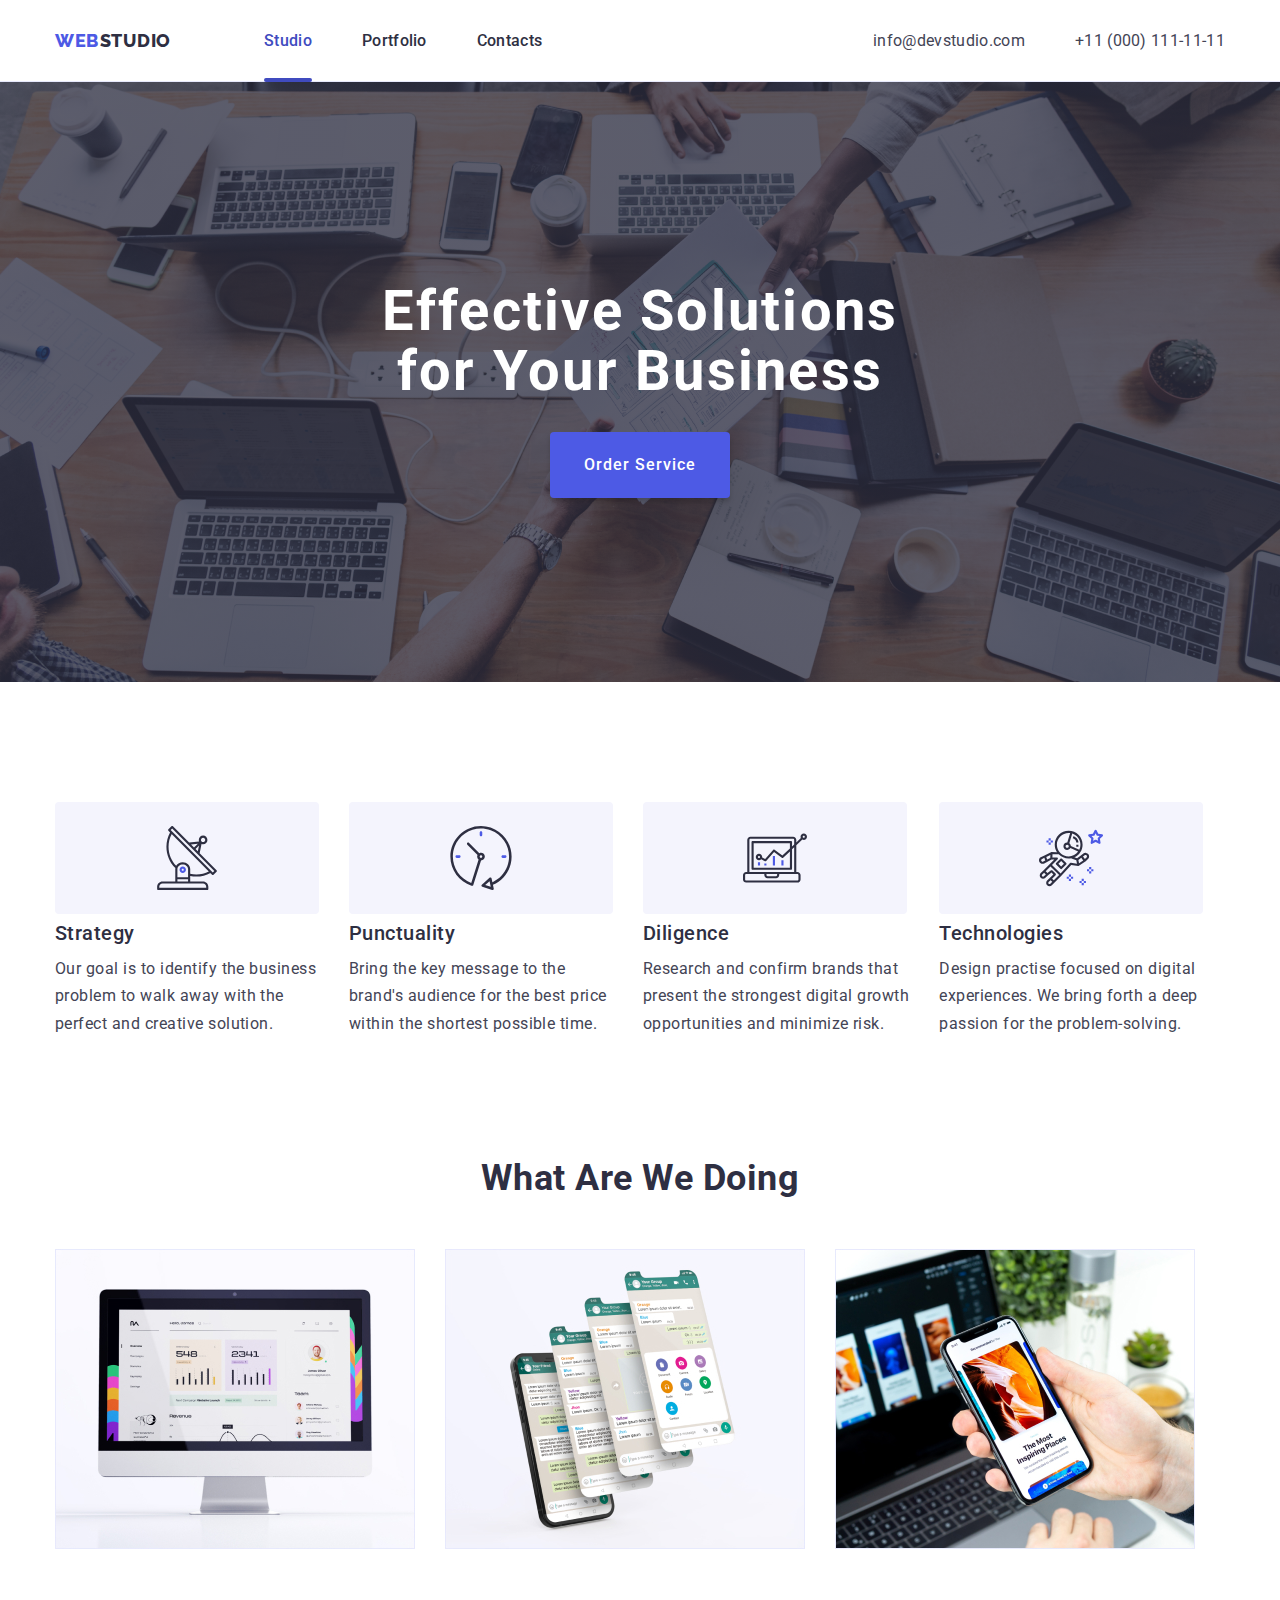
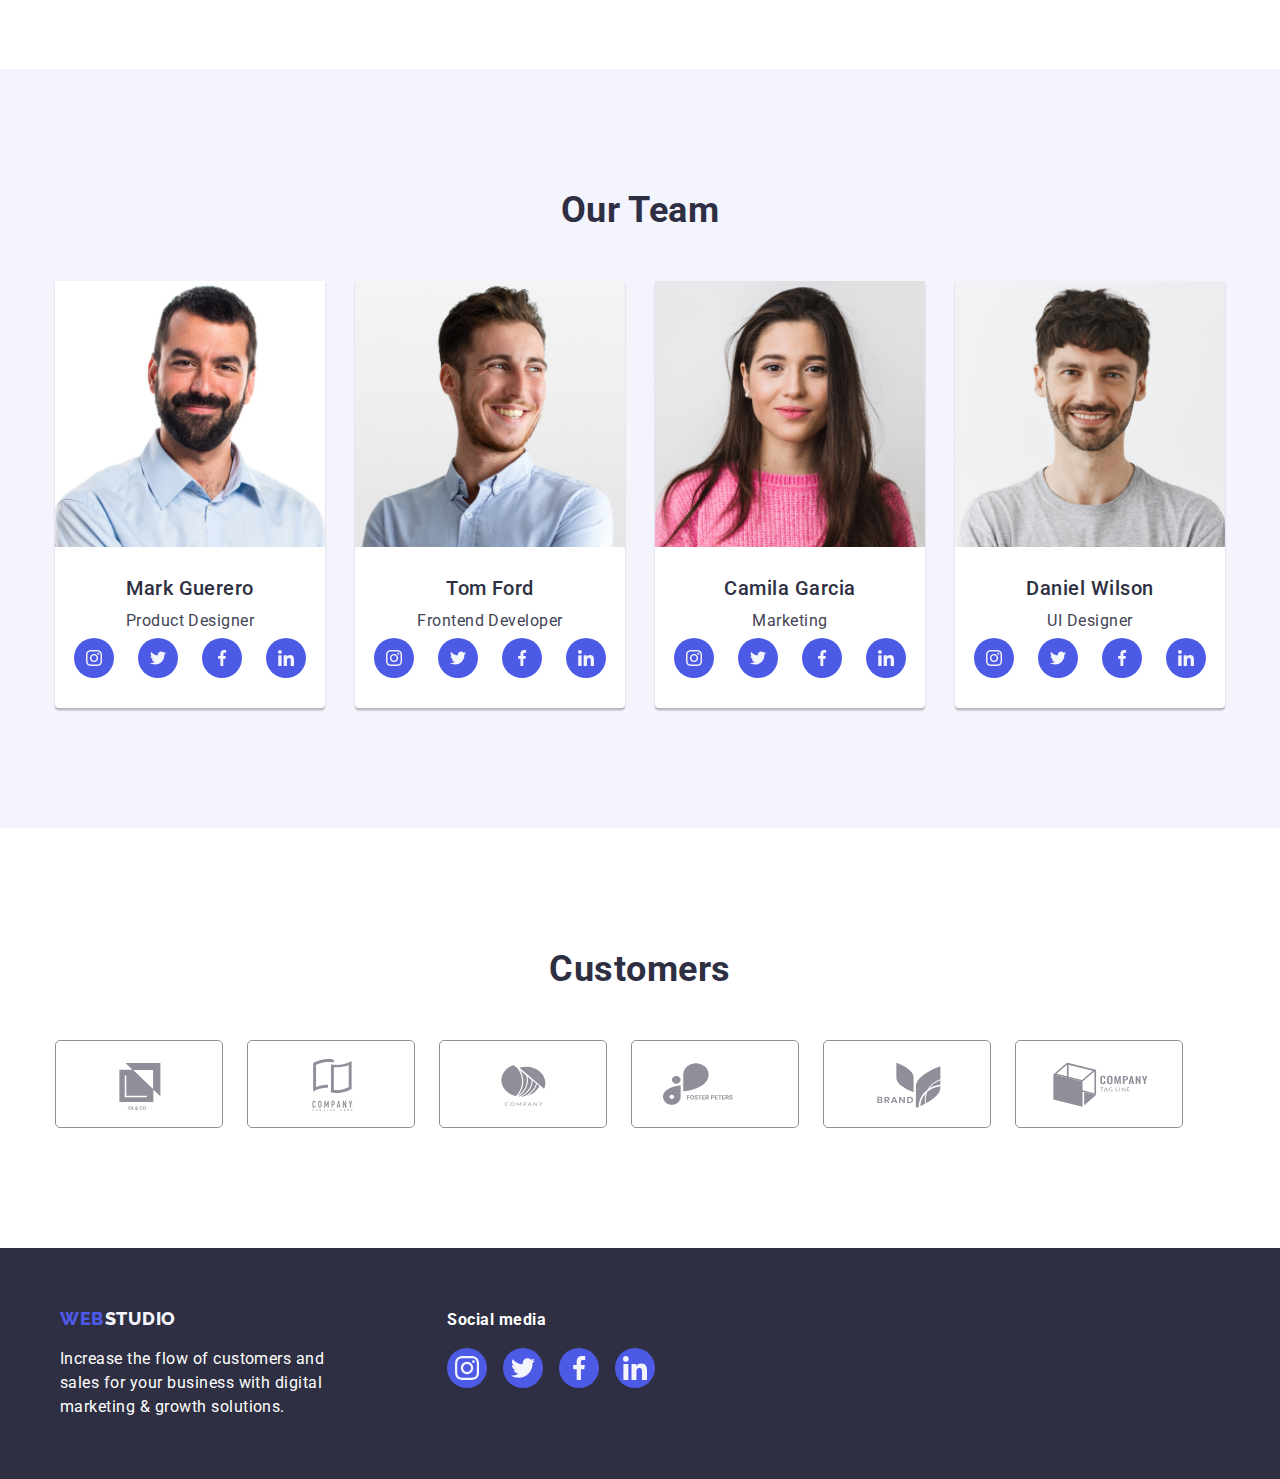
<file: index.html>
<!DOCTYPE html>
<html lang="en">
  <head>
    <meta charset="UTF-8" />
    <meta http-equiv="X-UA-Compatible" content="IE=edge" />
    <meta name="viewport" content="width=device-width, initial-scale=1.0" />
    <title>Studio</title>
    <link
      rel="stylesheet"
      href="https://cdnjs.cloudflare.com/ajax/libs/modern-normalize/2.0.0/modern-normalize.min.css"
    />
    <link rel="icon" type="image/x-icon" href="./images/favicon.png" />
    <link rel="stylesheet" href="./css/styles.css" />
    <link rel="preconnect" href="https://fonts.googleapis.com" />
    <link rel="preconnect" href="https://fonts.gstatic.com" crossorigin />
    <link
      href="https://fonts.googleapis.com/css2?family=Raleway:wght@800&family=Roboto:wght@400;500;700;900&display=swap"
      rel="stylesheet"
    />
  </head>

  <body>
    <!--This is the header-->
    <header class="page-header">
      <div class="container menu">
        <!--The navigation menu-->
        <nav class="navigation">
          <!--Page Logo-->
          <a class="logo-link" href="./index.html">
            <span class="logo">WEB</span>
            <span class="studio">STUDIO</span>
          </a>
          <ul class="nav-menu list">
            <li class="item">
              <a href="./index.html" class="page current link">Studio</a>
            </li>
            <li class="item">
              <a href="portfolio.html" class="page link">Portfolio</a>
            </li>
            <li class="item">
              <a href="./index.html" class="page link">Contacts</a>
            </li>
          </ul>
        </nav>

        <!--Inserting unordered list with hyperlink (mail and tel)-->
        <ul class="contacts-menu list">
          <li class="item">
            <a href="mailto:info@devstudio.com" class="contact link"
              >info@devstudio.com</a
            >
          </li>
          <li class="item">
            <a href="tel:+110001111111" class="contact link"
              >+11 (000) 111-11-11</a
            >
          </li>
        </ul>
      </div>
    </header>

    <!--This is the Main-->
    <main>
      <!--This is Section 1-->
      <section class="hero">
        <div class="container">
          <h1 class="hero-title">Effective Solutions<br />for Your Business</h1>
          <button type="button" class="button primary" data-modal-open="">
            Order Service
          </button>
        </div>
      </section>

      <!--This is Section 2-->
      <section class="section">
        <div class="container">
          <ul class="benefits list">
            <li class="item">
              <div class="icon">
                <svg class="benefits-svg-icon" width="64" height="64">
                  <use href="./images/icons.svg#antenna"></use>
                </svg>
              </div>
              <h3 class="title">Strategy</h3>
              <p class="description">
                Our goal is to identify the business<br />problem to walk away
                with the<br />perfect and creative solution.
              </p>
            </li>
            <li class="item">
              <div class="icon">
                <svg class="benefits-svg-icon" width="64" height="64">
                  <use href="./images/icons.svg#clock"></use>
                </svg>
              </div>
              <h3 class="title">Punctuality</h3>
              <p class="description">
                Bring the key message to the<br />brand's audience for the best
                price<br />within the shortest possible time.
              </p>
            </li>
            <li class="item">
              <div class="icon">
                <svg class="benefits-svg-icon" width="64" height="64">
                  <use href="./images/icons.svg#diagram"></use>
                </svg>
              </div>
              <h3 class="title">Diligence</h3>
              <p class="description">
                Research and confirm brands that<br />present the strongest
                digital growth<br />opportunities and minimize risk.
              </p>
            </li>
            <li class="item">
              <div class="icon">
                <svg class="benefits-svg-icon" width="64" height="64">
                  <use href="./images/icons.svg#astronaut"></use>
                </svg>
              </div>
              <h3 class="title">Technologies</h3>
              <p class="description">
                Design practise focused on digital<br />experiences. We bring
                forth a deep<br />passion for the problem-solving.
              </p>
            </li>
          </ul>
        </div>
      </section>

      <!--This is Section 3-->
      <section class="section no-top-padding">
        <div class="container">
          <h2 class="section-title">What Are We Doing</h2>

          <!--Inserting images-->
          <ul class="what-we-do list">
            <li class="item">
              <img
                src="./images/img1.jpg"
                alt="monitor"
                width="360"
                height="300"
              />
            </li>
            <li class="item">
              <img
                src="./images/img2.jpg"
                alt="mobile"
                width="360"
                height="300"
              />
            </li>
            <li class="item">
              <img
                src="./images/img3.jpg"
                alt="monitor and moble"
                width="360"
                height="300"
              />
            </li>
          </ul>
        </div>
      </section>

      <!--This is Section 4-->
      <section class="section bg-team">
        <div class="container">
          <h2 class="section-title">Our Team</h2>

          <!--Inserting images-->
          <ul class="team list">
            <li class="item">
              <img
                src="./images/mark.jpg"
                alt="Mark Guerero"
                width="270"
                height="260"
              />
              <h3 class="name">Mark Guerero</h3>
              <p class="position">Product Designer</p>
              <ul class="social-team list">
                <li class="icon-item">
                  <a
                    class="link"
                    href="https://instagram.com"
                    target="_blank"
                    rel="noopener nereferrer"
                    aria-label="Link to Instagram"
                  >
                    <svg class="team-social-svg" width="16" height="16">
                      <use href="./images/icons.svg#instagram"></use>
                    </svg>
                  </a>
                </li>
                <li class="icon-item">
                  <a
                    class="link"
                    href="https://twitter.com"
                    target="_blank"
                    rel="noopener nereferrer"
                    aria-label="Link to Instagram"
                  >
                    <svg class="team-social-svg" width="16" height="16">
                      <use href="./images/icons.svg#twitter"></use>
                    </svg>
                  </a>
                </li>
                <li class="icon-item">
                  <a
                    class="link"
                    href="https://facebook.com"
                    target="_blank"
                    rel="noopener nereferrer"
                    aria-label="Link to Instagram"
                  >
                    <svg class="team-social-svg" width="16" height="16">
                      <use href="./images/icons.svg#facebook"></use>
                    </svg>
                  </a>
                </li>
                <li class="icon-item">
                  <a
                    class="link"
                    href="https://linkedin.com"
                    target="_blank"
                    rel="noopener nereferrer"
                    aria-label="Link to Instagram"
                  >
                    <svg class="team-social-svg" width="16" height="16">
                      <use href="./images/icons.svg#linkedin"></use>
                    </svg>
                  </a>
                </li>
              </ul>
            </li>
            <li class="item">
              <img
                src="./images/tom.jpg"
                alt="Tom Ford"
                width="270"
                height="260"
              />
              <h3 class="name">Tom Ford</h3>
              <p class="position">Frontend Developer</p>
              <ul class="social-team list">
                <li class="icon-item">
                  <a
                    class="link"
                    href="https://instagram.com"
                    target="_blank"
                    rel="noopener nereferrer"
                    aria-label="Link to Instagram"
                  >
                    <svg class="team-social-svg" width="16" height="16">
                      <use href="./images/icons.svg#instagram"></use>
                    </svg>
                  </a>
                </li>
                <li class="icon-item">
                  <a
                    class="link"
                    href="https://twitter.com"
                    target="_blank"
                    rel="noopener nereferrer"
                    aria-label="Link to Instagram"
                  >
                    <svg class="team-social-svg" width="16" height="16">
                      <use href="./images/icons.svg#twitter"></use>
                    </svg>
                  </a>
                </li>
                <li class="icon-item">
                  <a
                    class="link"
                    href="https://facebook.com"
                    target="_blank"
                    rel="noopener nereferrer"
                    aria-label="Link to Instagram"
                  >
                    <svg class="team-social-svg" width="16" height="16">
                      <use href="./images/icons.svg#facebook"></use>
                    </svg>
                  </a>
                </li>
                <li class="icon-item">
                  <a
                    class="link"
                    href="https://linkedin.com"
                    target="_blank"
                    rel="noopener nereferrer"
                    aria-label="Link to Instagram"
                  >
                    <svg class="team-social-svg" width="16" height="16">
                      <use href="./images/icons.svg#linkedin"></use>
                    </svg>
                  </a>
                </li>
              </ul>
            </li>
            <li class="item">
              <img
                src="./images/camila.jpg"
                alt="Camila Garcia"
                width="270"
                height="260"
              />
              <h3 class="name">Camila Garcia</h3>
              <p class="position">Marketing</p>
              <ul class="social-team list">
                <li class="icon-item">
                  <a
                    class="link"
                    href="https://instagram.com"
                    target="_blank"
                    rel="noopener nereferrer"
                    aria-label="Link to Instagram"
                  >
                    <svg class="team-social-svg" width="16" height="16">
                      <use href="./images/icons.svg#instagram"></use>
                    </svg>
                  </a>
                </li>
                <li class="icon-item">
                  <a
                    class="link"
                    href="https://twitter.com"
                    target="_blank"
                    rel="noopener nereferrer"
                    aria-label="Link to Instagram"
                  >
                    <svg class="team-social-svg" width="16" height="16">
                      <use href="./images/icons.svg#twitter"></use>
                    </svg>
                  </a>
                </li>
                <li class="icon-item">
                  <a
                    class="link"
                    href="https://facebook.com"
                    target="_blank"
                    rel="noopener nereferrer"
                    aria-label="Link to Instagram"
                  >
                    <svg class="team-social-svg" width="16" height="16">
                      <use href="./images/icons.svg#facebook"></use>
                    </svg>
                  </a>
                </li>
                <li class="icon-item">
                  <a
                    class="link"
                    href="https://linkedin.com"
                    target="_blank"
                    rel="noopener nereferrer"
                    aria-label="Link to Instagram"
                  >
                    <svg class="team-social-svg" width="16" height="16">
                      <use href="./images/icons.svg#linkedin"></use>
                    </svg>
                  </a>
                </li>
              </ul>
            </li>
            <li class="item">
              <img
                src="./images/daniel.jpg"
                alt="Daniel Wilson"
                width="270"
                height="260"
              />
              <h3 class="name">Daniel Wilson</h3>
              <p class="position">UI Designer</p>
              <ul class="social-team list">
                <li class="icon-item">
                  <a
                    class="link"
                    href="https://instagram.com"
                    target="_blank"
                    rel="noopener nereferrer"
                    aria-label="Link to Instagram"
                  >
                    <svg class="team-social-svg" width="16" height="16">
                      <use href="./images/icons.svg#instagram"></use>
                    </svg>
                  </a>
                </li>
                <li class="icon-item">
                  <a
                    class="link"
                    href="https://twitter.com"
                    target="_blank"
                    rel="noopener nereferrer"
                    aria-label="Link to Twitter"
                  >
                    <svg class="team-social-svg" width="16" height="16">
                      <use href="./images/icons.svg#twitter"></use>
                    </svg>
                  </a>
                </li>
                <li class="icon-item">
                  <a
                    class="link"
                    href="https://facebook.com"
                    target="_blank"
                    rel="noopener nereferrer"
                    aria-label="Link to Facebook"
                  >
                    <svg class="team-social-svg" width="16" height="16">
                      <use href="./images/icons.svg#facebook"></use>
                    </svg>
                  </a>
                </li>
                <li class="icon-item">
                  <a
                    class="link"
                    href="https://linkedin.com"
                    target="_blank"
                    rel="noopener nereferrer"
                    aria-label="Link to Linkedin"
                  >
                    <svg class="team-social-svg" width="16" height="16">
                      <use href="./images/icons.svg#linkedin"></use>
                    </svg>
                  </a>
                </li>
              </ul>
            </li>
          </ul>
        </div>
      </section>

      <!-- This is Customer Section -->
      <section class="section">
        <div class="container">
          <h2 class="section-title">Customers</h2>
          <ul class="partners list">
            <li class="item">
              <a class="link" href="" aria-label="Client 1">
                <svg class="icon" width="104px" height="56px">
                  <use href="./images/icons.svg#customer-1"></use>
                </svg>
              </a>
            </li>

            <li class="item">
              <a class="link" href="" aria-label="Client 2">
                <svg class="icon" width="104px" height="56px">
                  <use href="./images/icons.svg#customer-2"></use>
                </svg>
              </a>
            </li>

            <li class="item">
              <a class="link" href="" aria-label="Client 3">
                <svg class="icon" width="104px" height="56px">
                  <use href="./images/icons.svg#customer-3"></use>
                </svg>
              </a>
            </li>

            <li class="item">
              <a class="link" href="" aria-label="Client 4">
                <svg class="icon" width="104px" height="56px">
                  <use href="./images/icons.svg#customer-4"></use>
                </svg>
              </a>
            </li>

            <li class="item">
              <a class="link" href="" aria-label="Client 5">
                <svg class="icon" width="104px" height="56px">
                  <use href="./images/icons.svg#customer-5"></use>
                </svg>
              </a>
            </li>
            <li class="item">
              <a class="link" href="" aria-label="Client 6">
                <svg class="icon" width="104px" height="56px">
                  <use href="./images/icons.svg#customer-6"></use>
                </svg>
              </a>
            </li>
          </ul>
        </div>
      </section>
    </main>

    <!--This is the Footer-->
    <footer class="page-footer">
      <div class="container">
        <!-- Main Footer-->
        <div class="footer">
          <!--Sub Footer 1-->
          <div class="footer-address">
            <a class="logo-link" href="./index.html">
              <span class="logo">WEB</span>
              <span class="studio-footer">STUDIO</span>
            </a>
            <p class="footer-description">
              Increase the flow of customers and<br />sales for your business
              with digital<br />marketing & growth solutions.
            </p>
          </div>
          <!--Sub Footer 2-->
          <div class="footer-block">
            <b class="footer-heading">Social media</b>
            <ul class="social-footer list">
              <li class="icon-item">
                <a
                  class="link"
                  href="https://instagram.com"
                  target="_blank"
                  rel="noopener nereferrer"
                  aria-label="Link to Instagram"
                >
                  <svg class="footer-social-svg" width="24" height="24">
                    <use href="./images/icons.svg#instagram"></use>
                  </svg>
                </a>
              </li>
              <li class="icon-item">
                <a
                  class="link"
                  href="https://twitter.com"
                  target="_blank"
                  rel="noopener nereferrer"
                  aria-label="Link to Twitter"
                >
                  <svg class="footer-social-svg" width="24" height="24">
                    <use href="./images/icons.svg#twitter"></use>
                  </svg>
                </a>
              </li>
              <li class="icon-item">
                <a
                  class="link"
                  href="https://facebook.com"
                  target="_blank"
                  rel="noopener nereferrer"
                  aria-label="Link to Facebook"
                >
                  <svg class="footer-social-svg" width="24" height="24">
                    <use href="./images/icons.svg#facebook"></use>
                  </svg>
                </a>
              </li>
              <li class="icon-item">
                <a
                  class="link"
                  href="https://linkedin.com"
                  target="_blank"
                  rel="noopener nereferrer"
                  aria-label="Link to Linkedin"
                >
                  <svg class="footer-social-svg" width="24" height="24">
                    <use href="./images/icons.svg#linkedin"></use>
                  </svg>
                </a>
              </li>
            </ul>
          </div>
        </div>
      </div>
    </footer>

    <!--Modal-->
    <div class="backdrop is-hidden" data-modal>
      <div class="modal">
        <button class="modal-close" type="button" data-modal-close>
          <svg class="modal-close-icon" width="8" height="8">
            <use href="./images/icons.svg#close-icon"></use>
          </svg>
        </button>
      </div>
    </div>
    <!--script-->
    <script src="./js/modal.js"></script>
  </body>
</html>
</file>
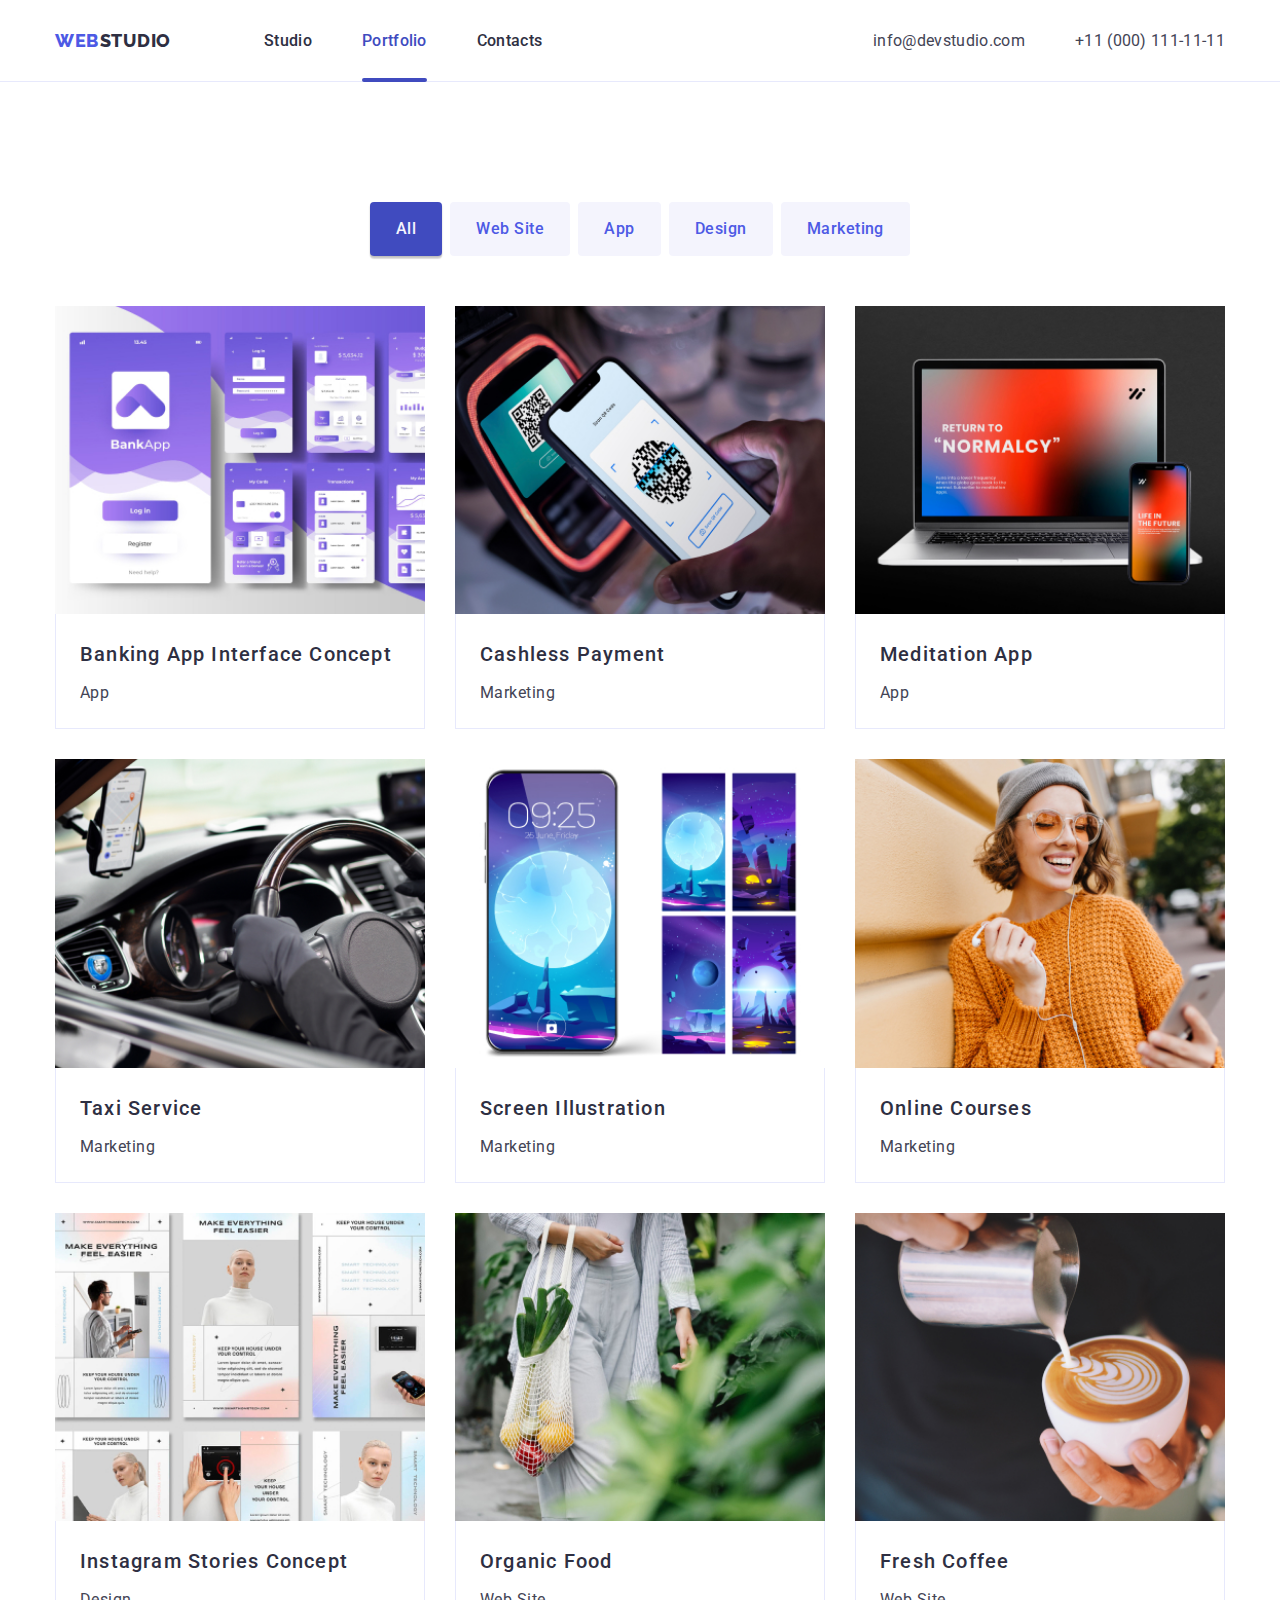
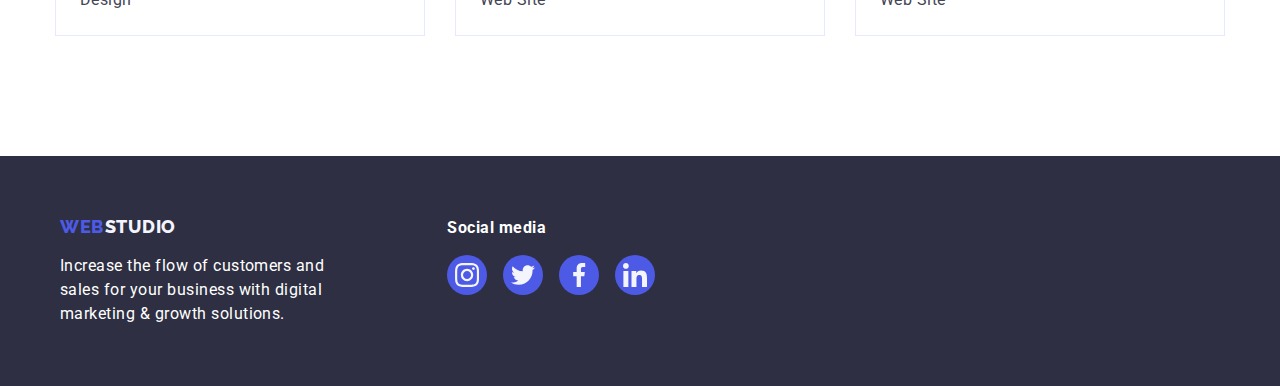
<file: portfolio.html>
<!DOCTYPE html>
<html lang="en">
  <head>
    <meta charset="UTF-8" />
    <meta http-equiv="X-UA-Compatible" content="IE=edge" />
    <meta name="viewport" content="width=device-width, initial-scale=1.0" />
    <title>Portfolio</title>
    <link
      rel="stylesheet"
      href="https://cdnjs.cloudflare.com/ajax/libs/modern-normalize/2.0.0/modern-normalize.min.css"
    />
    <link rel="stylesheet" href="./css/styles.css" />
     <link rel="preconnect" href="https://fonts.googleapis.com" />
    <link rel="preconnect" href="https://fonts.gstatic.com" crossorigin />
    <link
      href="https://fonts.googleapis.com/css2?family=Raleway:wght@800&family=Roboto:wght@400;500;700;900&display=swap"
      rel="stylesheet"
    />
  </head>
  <body>
    <!--This is the header-->
    <header class="page-header">
      <div class="container menu">
        <!--The navigation menu-->
        <nav class="navigation">
          <!--Page Logo-->
          <a class="logo-link" href="./index.html">
            <span class="logo">WEB</span>
            <span class="studio">STUDIO</span>
          </a>
          <ul class="nav-menu list">
            <li class="item">
              <a href="./index.html" class="page link">Studio</a>
            </li>
            <li class="item">
              <a href="portfolio.html" class="page current link">Portfolio</a>
            </li>
            <li class="item">
              <a href="./index.html" class="page link">Contacts</a>
            </li>
          </ul>
        </nav>

        <!--Inserting unordered list with hyperlink (mail and tel)-->
        <ul class="contacts-menu list">
          <li class="item">
            <a href="mailto:info@devstudio.com" class="contact link"
              >info@devstudio.com</a
            >
          </li>
          <li class="item">
            <a href="tel:+110001111111" class="contact link"
              >+11 (000) 111-11-11</a
            >
          </li>
        </ul>
      </div>
    </header>

    <main>
      <section class="section">
        <div class="container">
          <!--Filters-->
          <ul class="filters list">
            <li class="space">
              <button type="button" class="button filter current">All</button>
            </li>
            <li class="space">
              <button type="button" class="button filter">Web Site</button>
            </li>
            <li class="space">
              <button type="button" class="button filter">App</button>
            </li>
            <li class="space">
              <button type="button" class="button filter">Design</button>
            </li>
            <li class="space">
              <button type="button" class="button filter">Marketing</button>
            </li>
          </ul>

          <!--Row 1-->
          <ul class="projects list">
            <li class="project-card">
              <a href="#" class="project link">
                <div class="project-cover">
                  <img
                  src="./images/p-img1.jpg"
                  alt="bank app"
                  width="370"
                  height="294"
                />
                  <p class="project-card-text">
                  14 Stylish and User-Friendly App Design Concepts · Task
                    Manager App · Calorie Tracker App · Exotic Fruit Ecommerce
                    App · Cloud Storage App
                  </p>
               </div>                
                <div class="substrate">
                  <h3 class="name">Banking App Interface Concept</h3>
                  <p class="type">App</p>
                </div>
              </a>
            </li>
            <li class="project-card">
              <a href="#" class="project link">
                <div class="project-cover">
                  <img
                  src="./images/p-img2.jpg"
                  alt="mobile scanning QR code"
                  width="370"
                  height="294"
              />
                <p class="project-card-text">
                  14 Stylish and User-Friendly App Design Concepts · Task
                    Manager App · Calorie Tracker App · Exotic Fruit Ecommerce
                    App · Cloud Storage App
                </p>
                </div>
                
                <div class="substrate">
                  <h3 class="name">Cashless Payment</h3>
                  <p class="type">Marketing</p>
                </div>
              </a>
            </li>
            <li class="project-card">
              <a href="#" class="project link">
                <div class="project-cover">
                   <img
                  src="./images/p-img3.jpg"
                  alt="laptop and phone"
                  width="370"
                  height="294"
                   />
                    <p class="project-card-text">
                  14 Stylish and User-Friendly App Design Concepts · Task
                    Manager App · Calorie Tracker App · Exotic Fruit Ecommerce
                    App · Cloud Storage App
                    </p>
                </div>             
                <div class="substrate">
                  <h3 class="name">Meditation App</h3>
                  <p class="type">App</p>
                </div>
              </a>
            </li>
            <!--Row 2-->
            <li class="project-card">
              <a href="#" class="project link">
                <div class="project-cover">
                   <img
                  src="./images/p-img4.jpg"
                  alt="driving a car"
                  width="370"
                  height="294"
                  />
                   <p class="project-card-text">
                  14 Stylish and User-Friendly App Design Concepts · Task
                    Manager App · Calorie Tracker App · Exotic Fruit Ecommerce
                    App · Cloud Storage App
                  </p>
                </div>             
                <div class="substrate">
                  <h3 class="name">Taxi Service</h3>
                  <p class="type">Marketing</p>
                </div>
              </a>
            </li>
            <li class="project-card">
              <a href="#" class="project link">
                <div class="project-cover">
                  <img
                  src="./images/p-img5.jpg"
                  alt="phone with illustration"
                  width="370"
                  height="294"
                  />
                  <p class="project-card-text">
                  14 Stylish and User-Friendly App Design Concepts · Task
                    Manager App · Calorie Tracker App · Exotic Fruit Ecommerce
                    App · Cloud Storage App
                  </p>
                </div>                
                <div class="substrate">
                  <h3 class="name">Screen Illustration</h3>
                  <p class="type">Marketing</p>
                </div>
              </a>
            </li>
            <li class="project-card">
              <a href="#" class="project link">
                <div class="project-cover">
                  <img
                  src="./images/p-img6.jpg"
                  alt="woman using phone"
                  width="370"
                  height="294"
                  />
                  <p class="project-card-text">
                  14 Stylish and User-Friendly App Design Concepts · Task
                    Manager App · Calorie Tracker App · Exotic Fruit Ecommerce
                    App · Cloud Storage App
                  </p>
                </div>               
                <div class="substrate">
                  <h3 class="name">Online Courses</h3>
                  <p class="type">Marketing</p>
                </div>
              </a>
            </li>
            <!--Row 3-->
            <li class="project-card">
              <a href="#" class="project link">
                <div class="project-cover">
                  <img
                  src="./images/p-img7.jpg"
                  alt="stories concept"
                  width="370"
                  height="294"
                  />
                  <p class="project-card-text">
                  14 Stylish and User-Friendly App Design Concepts · Task
                    Manager App · Calorie Tracker App · Exotic Fruit Ecommerce
                    App · Cloud Storage App
                  </p>
                </div>              
                <div class="substrate">
                  <h3 class="name">Instagram Stories Concept</h3>
                  <p class="type">Design</p>
                </div>
              </a>
            </li>
            <li class="project-card">
              <a href="#" class="project link">
                <div class="project-cover">
                   <img
                  src="./images/p-img8.jpg"
                  alt="fruits and vegetables"
                  width="370"
                  height="294"
                   />
                   <p class="project-card-text">
                  14 Stylish and User-Friendly App Design Concepts · Task
                    Manager App · Calorie Tracker App · Exotic Fruit Ecommerce
                    App · Cloud Storage App
                  </p>
                </div>              
                <div class="substrate">
                  <h3 class="name">Organic Food</h3>
                  <p class="type">Web Site</p>
                </div>
              </a>
            </li>
            <li class="project-card">
              <a href="#" class="project link">
                <div class="project-cover">
                  <img
                  src="./images/p-img9.jpg"
                  alt="coffee"
                  width="370"
                  height="294"
                  />
                  <p class="project-card-text">
                  14 Stylish and User-Friendly App Design Concepts · Task
                    Manager App · Calorie Tracker App · Exotic Fruit Ecommerce
                    App · Cloud Storage App
                 </p>                 
                </div>
                                          
                <div class="substrate">
                <h3 class="name">Fresh Coffee</h3>
                <p class="type">Web Site</p>
              </div>
          </li>
        </ul>       
      </div>
    </section>
  </main>

  <!--This is the Footer-->
    <footer class="page-footer">
      <div class="container">
        <!-- Main Footer-->
        <div class="footer">
          <!--Sub Footer 1-->
          <div class="footer-address">
            <a class="logo-link" href="./index.html">
              <span class="logo">WEB</span>
              <span class="studio-footer">STUDIO</span>
            </a>
            <p class="footer-description">
              Increase the flow of customers and<br />sales for your business
              with digital<br />marketing & growth solutions.
            </p>
          </div>
          <!--Sub Footer 2-->
         <div class="footer-block">
            <b class="footer-heading">Social media</b>
            <ul class="social-footer list">
              <li class="icon-item">
                <a
                  class="link"
                  href="https://instagram.com"
                  target="_blank"
                  rel="noopener nereferrer"
                  aria-label="Link to Instagram"
                >
                  <svg class="footer-social-svg" width="24" height="24">
                    <use href="./images/icons.svg#instagram"></use>
                  </svg>
                </a>
              </li>
              <li class="icon-item">
                <a
                  class="link"
                  href="https://twitter.com"
                  target="_blank"
                  rel="noopener nereferrer"
                  aria-label="Link to Twitter"
                >
                  <svg class="footer-social-svg" width="24" height="24">
                    <use href="./images/icons.svg#twitter"></use>
                  </svg>
                </a>
              </li>
              <li class="icon-item">
                <a
                  class="link"
                  href="https://facebook.com"
                  target="_blank"
                  rel="noopener nereferrer"
                  aria-label="Link to Facebook"
                >
                  <svg class="footer-social-svg" width="24" height="24">
                    <use href="./images/icons.svg#facebook"></use>
                  </svg>
                </a>
              </li>
              <li class="icon-item">
                <a
                  class="link"
                  href="https://linkedin.com"
                  target="_blank"
                  rel="noopener nereferrer"
                  aria-label="Link to Linkedin"
                >
                  <svg class="footer-social-svg" width="24" height="24">
                    <use href="./images/icons.svg#linkedin"></use>
                  </svg>
                </a>
              </li>
            </ul>
          </div>
        </div>
      </div>
    </footer>
  </body>
</html>
</file>
<file: css/styles.css>
:root {
  --iriscolor: #4d5ae5;
  --navyblue: #2e2f42;
  --navcolor: #2e2f42;
  --oceancolor: #404bbf;
  --slate: #434455;
  --whitecolor: white;
  --cloudcolor: #f4f4fd;
  --cornflower: #e7e9fc;
  --lightslate: #8e8f99;
}

/* done */
h1,
h2,
h3,
h4,
h5,
h6,
p {
  margin: 0;
}

/* done */
html {
  box-sizing: border-box;
}

/* done */
*,
*::after,
*::before {
  box-sizing: inherit;
}

/* done */
img {
  display: block;
  max-width: 100%;
  height: auto;
}

/* done */
body {
  font-family: "Roboto", sans-serif;
  font-size: 16px;
  letter-spacing: 0.03em;
  color: var(--slate);
  background-color: var(--whitecolor);
}

/* done */
.link {
  text-decoration: none;
  color: inherit;
}

/* done */
.list {
  list-style-type: none;
  padding: 0;
  margin: 0;
}

/* done */
.container {
  width: 1200px;
  margin: 0 auto;
  padding: 0 15px;
}

/* done */
.section {
  padding-top: 120px;
  padding-bottom: 120px;
}

/* done */
.section.no-top-padding {
  padding-top: 0;
}

/* done */
.page-header {
  border-bottom: 1px solid var(--cornflower);
}

/* done */
.logo-link {
  text-decoration: none;
  font-family: "Raleway", sans-serif;
  font-size: 0;
  font-weight: 800;
}

/* done */
.logo-link > span {
  font-size: 18px;
  line-height: 1.17;
  letter-spacing: 0.04em;
}

/* done */
.logo {
  color: var(--iriscolor);
}

/* done */
.studio {
  color: var(--navyblue);
}

/* done */
.studio-footer {
  color: var(--cloudcolor);
}

/* done */
.menu,
.navigation,
.nav-menu,
.contacts-menu {
  display: flex;
  align-items: center;
}

/* done */
.nav-menu {
  margin-left: 93px;
}

/* done */
.contacts-menu {
  margin-left: auto;
}

/* done */
.nav-menu .item:not(:last-child),
.contacts-menu .item:not(:last-child) {
  margin-right: 50px;
}

/* done */
.nav-menu .page,
.contacts-menu .contact {
  color: var(--navcolor);
  text-decoration: none;
  font-size: 16px;
  font-weight: 500;
  line-height: 1.14;
  letter-spacing: 0.02em;
  display: block;
  padding-top: 32px;
  padding-bottom: 31px;
  transition: color 250ms cubic-bezier(0.4, 0, 0.2, 1);
}

/* done */
.nav-menu .page:hover,
.nav-menu .page:focus,
.nav-menu .page.current,
.contacts-menu .contact:hover,
.contacts-menu .contact:focus {
  color: var(--oceancolor);
}

.page {
  position: relative;
  transition: color 250ms cubic-bezier(0.4, 0, 0.2, 1);
}

.page::after {
  content: "";
  border-radius: 2px;
  border: 2px solid transparent;
  height: 4px;
  width: 0;
  position: absolute;
  left: 0;
  bottom: -1px;
  transition: width 250ms cubic-bezier(0.4, 0, 0.2, 1),
    background-color 250ms cubic-bezier(0.4, 0, 0.2, 1),
    border 250ms cubic-bezier(0.4, 0, 0.2, 1);
}

.page:hover::after,
.page:focus::after,
.page.current::after {
  border: 2px solid var(--oceancolor);
  background-color: var(--oceancolor);
  width: 100%;
}
/* done */
.contacts-menu .contact {
  color: var(--slate);
  font-weight: 400;
}

/* done */
.hero {
  padding: 200px 0;
  text-align: center;
  background-image: linear-gradient(
      rgba(46, 47, 66, 0.78),
      rgba(46, 47, 66, 0.78)
    ),
    url(../images/hero-image-bg.jpg);
  position: relative;
  background-repeat: no-repeat;
  background-position: center;
  background-size: cover;
  height: 600px;
}

/* done */
.hero-title {
  color: var(--whitecolor);
  font-size: 56px;
  font-weight: 700;
  line-height: 1.07;
  letter-spacing: 0.04em;
  margin-bottom: 30px;
}

/* done */
.button {
  cursor: pointer;
  border-color: transparent;
  font-family: inherit;
  border-radius: 4px;
  font-size: 16px;
  letter-spacing: 0.03em;
  transition: background-color 250ms cubic-bezier(0.4, 0, 0.2, 1),
    box-shadow 250ms cubic-bezier(0.4, 0, 0.2, 1),
    color 250ms cubic-bezier(0.4, 0, 0.2, 1);
}

/* done */
.button.primary {
  background: var(--iriscolor);
  color: var(--whitecolor);
  line-height: 1.87;
  letter-spacing: 0.06em;
  font-weight: 500;
  padding: 16px 32px;
  box-shadow: 0px 4px 4px rgba(0, 0, 0, 0.15);
}

/* done */
.button.primary:hover,
.button.primary:focus {
  background-color: var(--oceancolor);
  box-shadow: 0px 3px 1px rgba(0, 0, 0, 0.1), 0px 1px 2px rgba(0, 0, 0, 0.08),
    0px 2px 2px rgba(0, 0, 0, 0.12);
}

/* done */
.button.filter {
  padding: 12px 24px;
  background-color: var(--cloudcolor);
  color: var(--iriscolor);
  font-weight: 500;
  line-height: 1.62;
}

/* done */
.button.filter:hover,
.button.filter:focus,
.button.filter.current {
  background-color: var(--oceancolor);
  color: var(--cloudcolor);
  box-shadow: 0px 3px 1px rgba(0, 0, 0, 0.1), 0px 1px 2px rgba(0, 0, 0, 0.08),
    0px 2px 2px rgba(0, 0, 0, 0.12);
}

/* done */
.bg-team {
  background: var(--cloudcolor);
}

/* done */
.team {
  display: flex;
  flex-wrap: wrap;
  margin-top: -30px;
  margin-left: -30px;
}

/* done */
.team .item {
  flex-basis: calc(100% / 4 - 30px);
  margin-left: 30px;
  margin-top: 30px;
  padding-bottom: 30px;
  background-color: var(--whitecolor);
  border-radius: 0px 0px 4px 4px;
  box-shadow: 0px 3px 1px rgba(0, 0, 0, 0.1), 0px 1px 2px rgba(0, 0, 0, 0.08),
    0px 2px 2px rgba(0, 0, 0, 0.12);
}

/* done */
.team .name,
.team .position {
  line-height: 1.19;
  text-align: center;
}

/* done */
.team .name {
  font-size: 20px;
  font-weight: 500;
  color: var(--navyblue);
  padding-top: 30px;
  padding-bottom: 10px;
}

/* done */
.team .position {
  color: var(--slate);
  font-size: 16px;
  font-weight: 400;
}

.social-team {
  display: flex;
  justify-content: center;
  gap: 24px;
  margin-top: 8px;
  list-style-type: none;
}

.social-team .icon-item {
  width: 40px;
  height: 40px;
}

.icon-item .link {
  width: 40px;
  height: 40px;
  border-radius: 100%;
  display: flex;
  align-items: center;
  justify-content: center;
  background-color: var(--iriscolor);
  color: var(--cloudcolor);
  transition: background-color 250ms cubic-bezier(0.4, 0, 0.2, 1);
}

.icon-item .link:hover,
.icon-item .link:focus {
  background-color: var(--oceancolor);
}

.team-social-svg {
  fill: currentColor;
}

/* done */
.section-title {
  text-align: center;
  color: var(--navyblue);
  font-size: 36px;
  font-weight: 700;
  line-height: 1.17;
  margin-bottom: 50px;
}

/* done */
.benefits .title {
  font-size: 20px;
  font-weight: 500;
  color: var(--navyblue);
  line-height: 1.14;
  margin-bottom: 10px;
}

/* done */
.benefits .description {
  color: var(--slate);
  line-height: 1.71;
  font-size: 16px;
  font-weight: 400;
}

/* done */
.benefits {
  display: flex;
  flex-wrap: wrap;
  margin-left: -30px;
  margin-top: -30px;
}

/* done */
.benefits .item {
  flex-basis: calc(100% / 4-30px);
  margin-left: 30px;
  margin-top: 30px;
}

.benefits .icon {
  width: 264px;
  height: 112px;
  background-color: var(--cloudcolor);
  display: flex;
  justify-content: center;
  align-items: center;
  border-radius: 4px;
  margin-bottom: 8px;
}

/* done */
.what-we-do {
  display: flex;
  flex-wrap: wrap;
  margin-left: -30px;
  margin-top: -30px;
}

/* done */
.what-we-do .item {
  flex-basis: calc(100% / 3-30px);
  margin-left: 30px;
  margin-top: 30px;
}

.partners {
  display: flex;
  gap: 24px;
}

.partners .item {
  width: 168px;
  height: 88px;
}

.partners .link {
  width: 100%;
  height: 100%;
  border: 1px solid var(--lightslate);
  border-radius: 5px;
  display: flex;
  justify-content: center;
  align-items: center;
  color: var(--lightslate);
  transition: border-color 250ms cubic-bezier(0.4, 0, 0.2, 1),
    color 250ms cubic-bezier(0.4, 0, 0.2, 1);
}

.partners .link:hover,
.partners .link:focus {
  border-color: var(--oceancolor);
  color: var(--oceancolor);
}

.partners .customers-svg {
  width: 104px;
  height: 56px;
}

.partners .icon {
  fill: currentColor;
}

/* done */
.page-footer {
  background: var(--navyblue);
  padding: 60px 0 60px 60px;
}

.footer {
  display: flex;
  flex-wrap: wrap;
  margin-top: -12px;
  margin-left: -50px;
  align-items: baseline;
}

.footer-address {
  margin-top: 12px;
  margin-left: 25px;
}

/* done */
.footer-description {
  color: var(--whitecolor);
  font-size: 16px;
  font-weight: 400;
  line-height: 1.5;
  padding-top: 17px;
}

.footer .footer-block {
  margin-top: 12px;
  margin-left: 123px;
}

.footer-heading {
  color: var(--whitecolor);
  /* display: flex; */
}

.social-footer {
  display: flex;
  padding-top: 10px;
  gap: 16px;
}

.social-footer .link {
  flex-wrap: wrap;
  display: flex;
  gap: 16px;
  margin-top: 16px;
}

.social-footer .link {
  width: 40px;
  height: 40px;
  border-radius: 100%;
  display: flex;
  align-items: center;
  justify-content: center;
  background-color: var(--iriscolor);
  margin-top: 8px;
}

.footer-block .link {
  transition: background-color 250ms cubic-bezier(0.4, 0, 0.2, 1);
}

.footer-block .link:hover,
.footer-block .link:focus {
  background-color: #31d0aa;
}

.footer-social-svg {
  fill: var(--cloudcolor);
}

/* done */
.filters {
  display: flex;
  margin-bottom: 50px;
  justify-content: center;
}

/* done */
.filters .space + .space {
  margin-left: 8px;
}

/* done */
.substrate {
  padding: 20px 24px;
  border: 1px solid var(--cornflower);
  border-top: 0;
  background-color: var(--whitecolor);
}

/* done */
.projects {
  display: flex;
  flex-wrap: wrap;
  margin-left: -30px;
  margin-top: -30px;
}

/* done */
.project-card {
  flex-basis: calc(100% / 3 - 30px);
  margin-left: 30px;
  margin-top: 30px;
  transition: box-shadow 250ms cubic-bezier(0.4, 0, 0.2, 1);
  /* position: relative;
  overflow: hidden; */
}
.project-card:hover {
  box-shadow: 0px 2px 1px 0px rgba(46, 47, 66, 0.08),
    0px 1px 1px 0px rgba(46, 47, 66, 0.16),
    0px 1px 6px 0px rgba(46, 47, 66, 0.08);
}

.project-cover {
  position: relative;
  overflow: hidden;
}

.project-card-text {
  position: absolute;
  top: 0;
  height: 100%;
  width: 100%;
  padding: 40px 32px;
  background-color: var(--iriscolor);
  color: var(--cloudcolor);
  font-size: 16px;
  font-weight: 400;
  line-height: 24px;
  letter-spacing: 0.32px;
  transform: translateY(101%);
  transition: transform 250ms cubic-bezier(0.4, 0, 0.2, 1);
}

.project:hover .project-card-text,
.project:focus .project-card-text {
  transform: translateY(0);
}

/* done */
.project .name {
  font-size: 20px;
  font-weight: 500;
  line-height: 2;
  letter-spacing: 0.06em;
  color: var(--navyblue);
  margin-bottom: 4px;
}

/* done */
.project .type {
  color: var(--slate);
  font-size: 16px;
  font-weight: 400;
  line-height: 1.87;
}

/* modal */
.backdrop {
  position: fixed;
  top: 0;
  left: 0;
  width: 100%;
  height: 100%;
  background-color: rgba(46, 47, 66, 0.4);
  opacity: 1;
  transition: opacity 250ms cubic-bezier(0.4, 0, 0.2, 1);
}

.modal {
  position: absolute;
  top: 50%;
  left: 50%;
  min-width: 408px;
  min-height: 584px;
  background-color: var(--dairy, #fcfcfc);
  box-shadow: 0px 2px 1px 0px rgba(0, 0, 0, 0.2),
    0px 1px 3px 0px rgba(0, 0, 0, 0.12), 0px 1px 1px 0px rgba(0, 0, 0, 0.14);
  border-radius: 4px;
  transform: translate(-50%, -50%) scale(1);
  transition: transform 250ms cubic-bezier(0.4, 0, 0.2, 1);
}

.backdrop.is-hidden .modal {
  transform: translate(-50%, -50%) scale(0);
}

.modal-close {
  position: absolute;
  top: 24px;
  right: 24px;
  padding: 0;
  display: flex;
  align-items: center;
  justify-content: center;
  width: 24px;
  height: 24px;
  background-color: var(--cornflower);
  color: var(--navyblue);
  border: 1px solid rgba(0, 0, 0, 0.1);
  border-radius: 15px;
  cursor: pointer;

  transition: color 250ms cubic-bezier(0.4, 0, 0.2, 1),
    background-color 250ms cubic-bezier(0.4, 0, 0.2, 1);
}

.modal-close-icon {
  fill: currentColor;
}

.modal-close:hover,
.modal-close:focus {
  background-color: var(--oceancolor);
  color: var(--whitecolor);
}

.is-hidden {
  visibility: none;
  opacity: 0;
  pointer-events: none;
}
</file>
